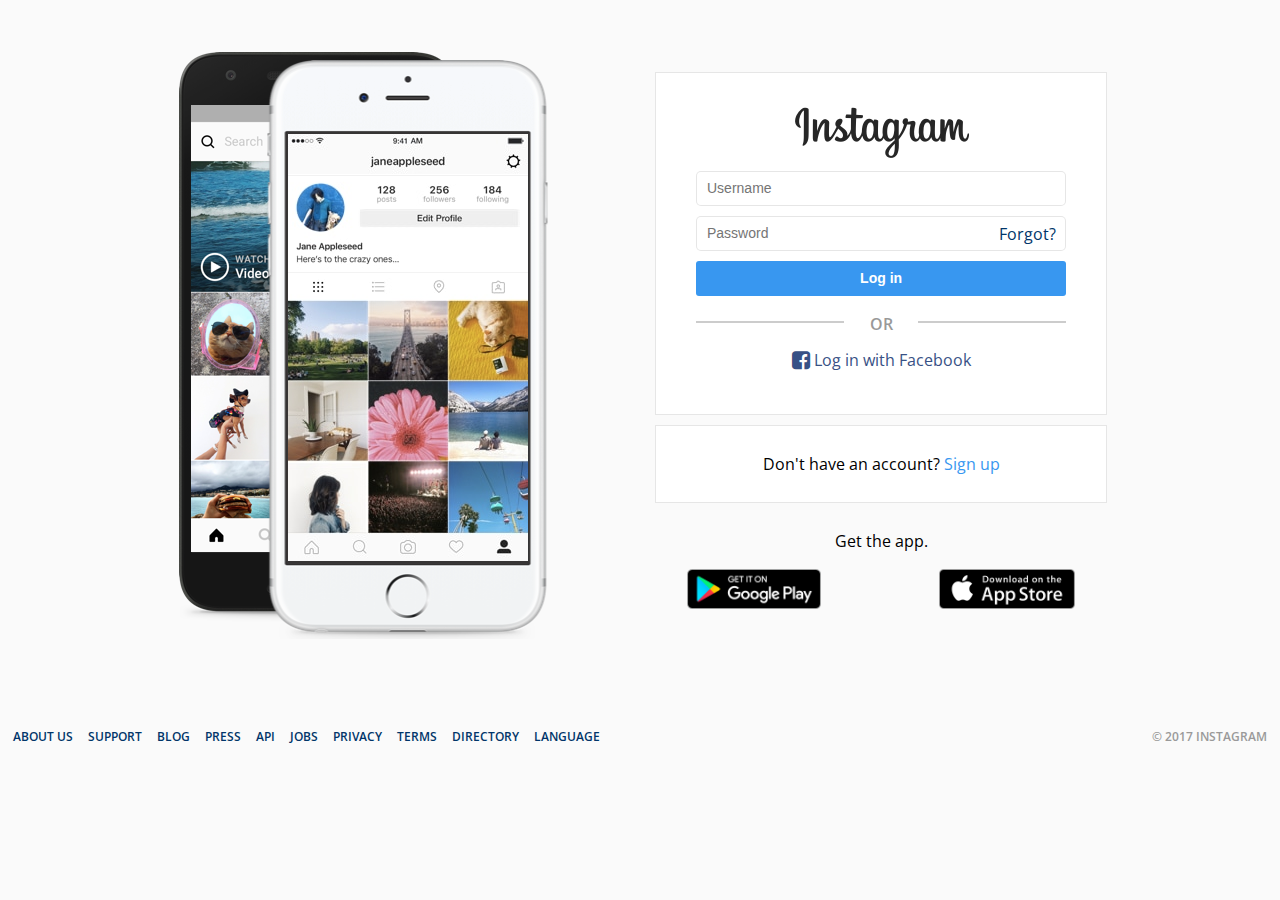
<file: index.html>
<!DOCTYPE html>
<html lang="en">
    <head>
        <meta charset="UTF-8">
        <title>Login | Instaclone</title>
        <link href="https://maxcdn.bootstrapcdn.com/font-awesome/4.7.0/css/font-awesome.min.css" rel="stylesheet">
        <link rel="shortcut icon" href="images/favicon.ico" type="image/x-icon">
        <link rel="stylesheet" href="css/style.css">
        <meta name="viewport" content="width=device-width, user-scalable=no, initial-scale=1.0, maximum-scale=1.0, minimum-scale=1.0">
    </head>
    <body class="no-padding">
        <main class="login">
            <div class="login__column">
                <img 
                    src="images/phone.png"
                    alt="Phone Image"
                    title="Phone Image"
                    class="login__phone-image"
                />                
            </div>
            <section class="login__column">
                <div class="login__section login__sign-in">
                    <img 
                        src="images/logo.png"
                        alt="Logo"
                        title="Logo"
                        class="login__logo"
                    />
                    <!-- x   -->
                    <form method="GET" action="feed.html" class="login__form">
                        <div class="login__input-container">
                            <input 
                                type="text"
                                name="username"
                                placeholder="Username"
                                required
                                class="login__input"
                            />
                        </div>
                        <div class="login__input-container">
                            <input 
                                type="password"
                                name="password"
                                placeholder="Password"
                                required
                                class="login__input" 
                            />
                            <a href="#" class="login__form-link">Forgot?</a>
                        </div>
                        <div class="login__input-container">
                            <input
                                type="submit"
                                value="Log in"
                                class="login__input login__input--btn"
                            />
                        </div>
                    </form>
                    <span class="login__divider">or</span>
                    <a class="login__fb-link" href="#">
                        <i class="fa fa-facebook-square fa-lg" aria-hidden="true"></i> Log in with Facebook
                    </a>
                </div>
                <div class="login__section login__sign-up">
                    <span class="login__text">
                        Don't have an account? 
                        <a href="#" class="login__link">
                            Sign up
                        </a>
                    </span>
                </div>
                <div class="login__section login__section--transparent login__app">
                    <span class="login__text">
                        Get the app.
                    </span>
                    <div class="login__appstores">
                        <img 
                            src="images/ios.png"
                            alt="iOS"
                            title="Get the app!"
                            class="login__appstore" 
                        />
                        <img 
                            src="images/android.png"
                            alt="Android"
                            title="Get the app!"
                            class="login__appstore" 
                        />
                    </div>
                </div>
            </section>
        </main>
        <footer class="footer">
            <nav class="footer__nav">
                <ul class="footer__list">
                    <li class="footer__list-item"><a href="#" class="footer__link">about us</a></li>
                    <li class="footer__list-item"><a href="#" class="footer__link">support</a></li>
                    <li class="footer__list-item"><a href="#" class="footer__link">blog</a></li>
                    <li class="footer__list-item"><a href="#" class="footer__link">press</a></li>
                    <li class="footer__list-item"><a href="#" class="footer__link">api</a></li>
                    <li class="footer__list-item"><a href="#" class="footer__link">jobs</a></li>
                    <li class="footer__list-item"><a href="#" class="footer__link">privacy</a></li>
                    <li class="footer__list-item"><a href="#" class="footer__link">terms</a></li>
                    <li class="footer__list-item"><a href="#" class="footer__link">directory</a></li>
                    <li class="footer__list-item"><a href="#" class="footer__link">language</a></li>
                </ul>
            </nav>
            <span class="footer__copyright">© 2017 instagram</span>
        </footer>
        <script
  src="http://code.jquery.com/jquery-3.2.1.min.js"
  integrity="sha256-hwg4gsxgFZhOsEEamdOYGBf13FyQuiTwlAQgxVSNgt4="
  crossorigin="anonymous"></script>
        <script src="js/app.js"></script>
    </body>
</html>
</file>
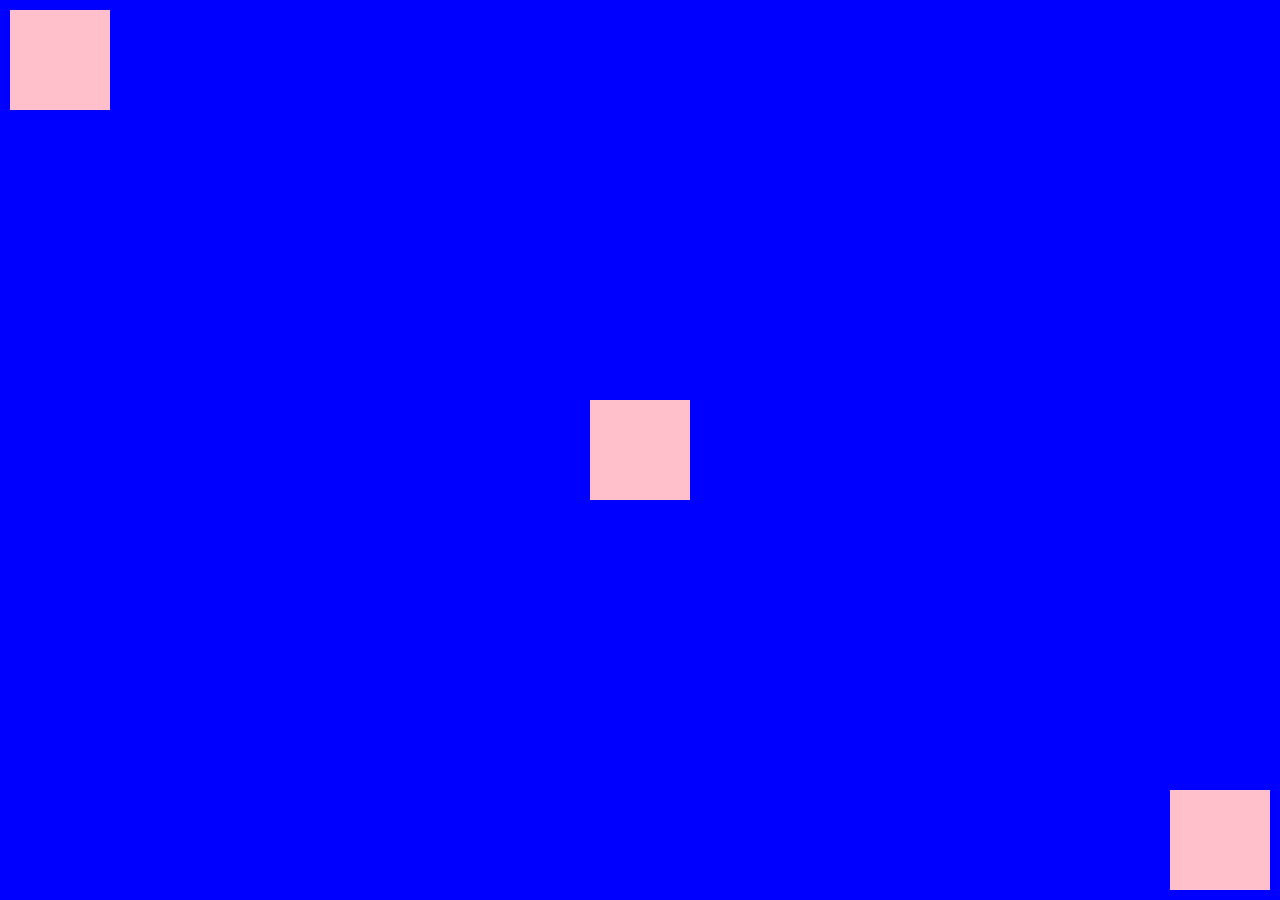
<file: box-model.html>
<!DOCTYPE html>
<html lang="en">
<head>
	<meta charset="UTF-8">
	<title>Document</title>
	<style>
	html{
		height:100%;
	}
		body{
			height:100%;
			margin:0;
			background:red;
		}
			.parent{
				display:flex;
				height: 100%;
				background-color: blue;
				box-sizing:border-box;
				justify-content:space-between;
				align-items:center;
				padding: 10px;
		}
			.child{
			background-color:pink;
			display: inline-block;
			width:100px;
			height:100px;
			
		}
		#first{
			align-self: flex-start;
		}
		#second{
			align-self: centers;
		}
		#three{
			align-self: flex-end;
		}

	</style>
		
</head>
<body>
	<div class="parent">
		<div class="child" id="first"></div>
		<div class="child" id="second"></div>
		<div class="child" id="three"></div>
	</div>
</body>
</html>
</file>
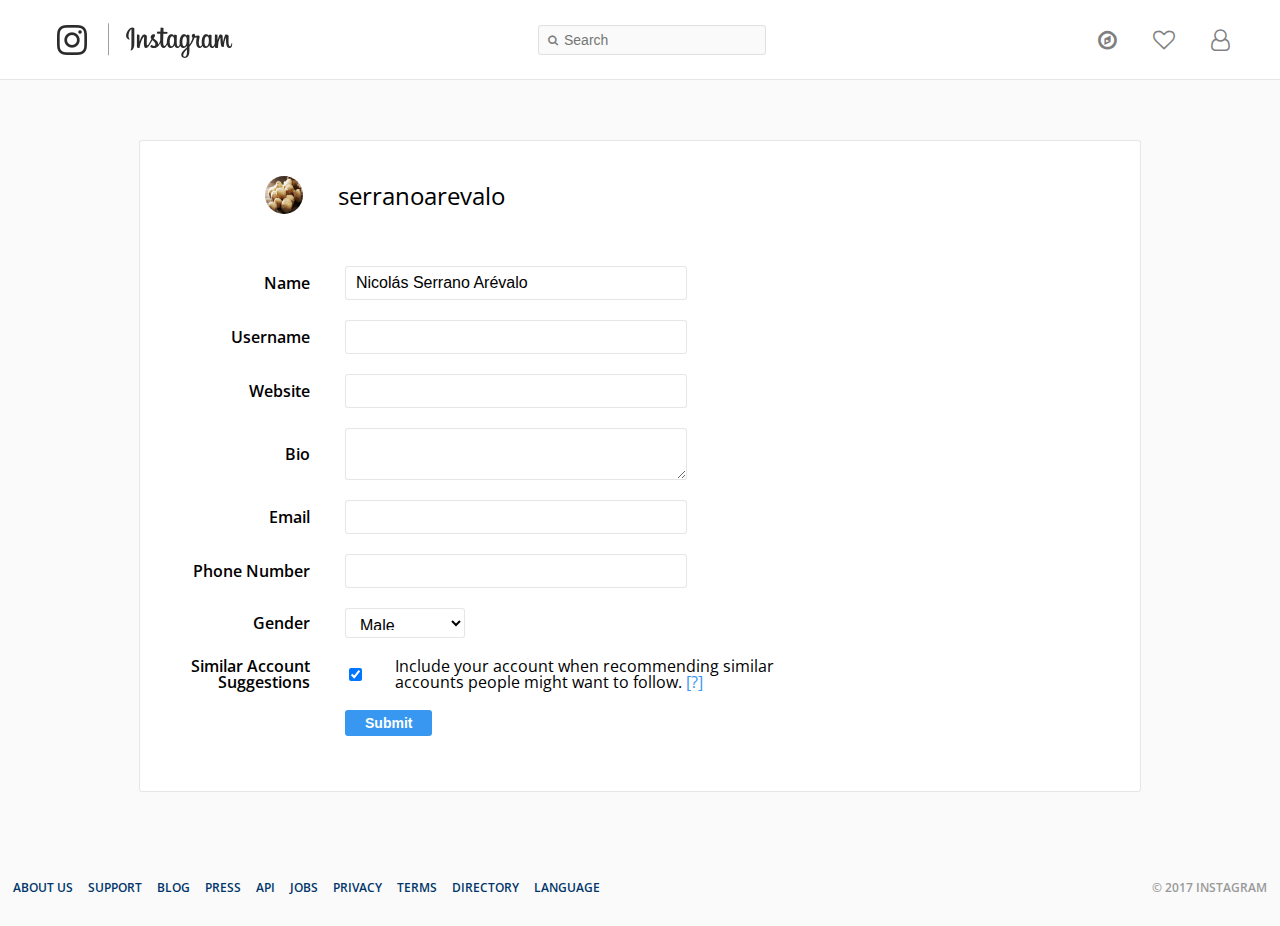
<file: edit-profile.html>
<!DOCTYPE html>
<html lang="en">
    <head>
        <meta charset="UTF-8">
        <title>Edit Profile | Instaclone</title>
        <link href="https://maxcdn.bootstrapcdn.com/font-awesome/4.7.0/css/font-awesome.min.css" rel="stylesheet">
        <link rel="shortcut icon" href="images/favicon.ico" type="image/x-icon">
        <link rel="stylesheet" href="css/style.css">
        <meta name="viewport" content="width=device-width, user-scalable=no, initial-scale=1.0, maximum-scale=1.0, minimum-scale=1.0">
    </head>
    <body>
        <nav class="navigation">
            <a href="feed.html">
                <img 
                    src="images/navLogo.png"
                    alt="logo"
                    title="logo"
                    class="navigation__logo"
                />
            </a>
            <div class="navigation__search-container">
                <i class="fa fa-search"></i>
                <input type="text" placeholder="Search">
            </div>
            <div class="navigation__icons">
                <a href="explore.html" class="navigation__link">
                    <i class="fa fa-compass"></i>
                </a>
                <a href="#" class="navigation__link">
                    <i class="fa fa-heart-o"></i>
                </a>
                <a href="profile.html" class="navigation__link">
                    <i class="fa fa-user-o"></i>
                </a>
            </div>
        </nav>
        <main class="edit-profile">
            <section class="profile-form">
                <header class="profile-form__header">
                    <div class="profile-form__avatar-container">
                        <img 
                            src="images/avatar.jpg"
                            class="profile-form__avatar"
                        />
                    </div>
                    <h4 class="profile-form__title">serranoarevalo</h4>
                </header>
                <form action="#" class="edit-profile__form">
                    <div class="edit-profile__form-row">
                        <label for="name" class="edit-profile__label">Name
                        </label>
                        <input 
                            id="name"
                            type="text"
                            value="Nicolás Serrano Arévalo"
                            class="edit-profile__input"
                        />
                    </div>
                    <div class="edit-profile__form-row">
                        <label for="username" class="edit-profile__label">
                            Username
                        </label>
                        <input 
                            type="text"
                            id="username"
                            class="edit-profile__input"
                        />
                    </div>
                    <div class="edit-profile__form-row">
                        <label for="website" class="edit-profile__label">
                            Website
                        </label>
                        <input
                            type="url"
                            id="website"
                            class="edit-profile__input"
                        />
                    </div>
                    <div class="edit-profile__form-row">
                        <label for="bio" class="edit-profile__label">
                            Bio
                        </label>
                        <textarea id="bio" class="edit-profile__textarea"></textarea>
                    </div>
                    <div class="edit-profile__form-row">
                        <label for="email" class="edit-profile__label">
                            Email
                        </label>
                        <input 
                            type="email"
                            class="edit-profile__input"
                            id="email"
                        />
                    </div>
                    <div class="edit-profile__form-row">
                        <label for="phone-number" class="edit-profile__label">
                            Phone Number
                        </label>
                        <input 
                            type="text"
                            class="edit-profile__input"
                            id="phone-number"
                        />
                    </div>
                    <div class="edit-profile__form-row">
                        <label for="gender" class="edit-profile__label">Gender</label>
                        <select id="gender">
                            <option value="male">Male</option>
                            <option value="female">Female</option>
                            <option value="whatever">Whatever</option>
                        </select>
                    </div>
                    <div class="edit-profile__form-row">
                        <span class="edit-profile__label">Similar Account Suggestions</span>
                        <input type="checkbox" id="similar" checked>
                        <label for="similar">Include your account when recommending similar accounts people might want to follow. <a href="#">[?]</a></label>
                    </div>
                    <div class="edit-profile__form-row">
                        <label class="edit-profile__label"></label>
                        <input type="submit" value="Submit">
                    </div>
                </form>
            </section>
        </main>
        <footer class="footer">
            <nav class="footer__nav">
                <ul class="footer__list">
                    <li class="footer__list-item"><a href="#" class="footer__link">about us</a></li>
                    <li class="footer__list-item"><a href="#" class="footer__link">support</a></li>
                    <li class="footer__list-item"><a href="#" class="footer__link">blog</a></li>
                    <li class="footer__list-item"><a href="#" class="footer__link">press</a></li>
                    <li class="footer__list-item"><a href="#" class="footer__link">api</a></li>
                    <li class="footer__list-item"><a href="#" class="footer__link">jobs</a></li>
                    <li class="footer__list-item"><a href="#" class="footer__link">privacy</a></li>
                    <li class="footer__list-item"><a href="#" class="footer__link">terms</a></li>
                    <li class="footer__list-item"><a href="#" class="footer__link">directory</a></li>
                    <li class="footer__list-item"><a href="#" class="footer__link">language</a></li>
                </ul>
            </nav>
            <span class="footer__copyright">© 2017 instagram</span>
        </footer>
        <script
  src="http://code.jquery.com/jquery-3.2.1.min.js"
  integrity="sha256-hwg4gsxgFZhOsEEamdOYGBf13FyQuiTwlAQgxVSNgt4="
  crossorigin="anonymous"></script>
        <script src="js/app.js"></script>
    </body>
</html>
</file>
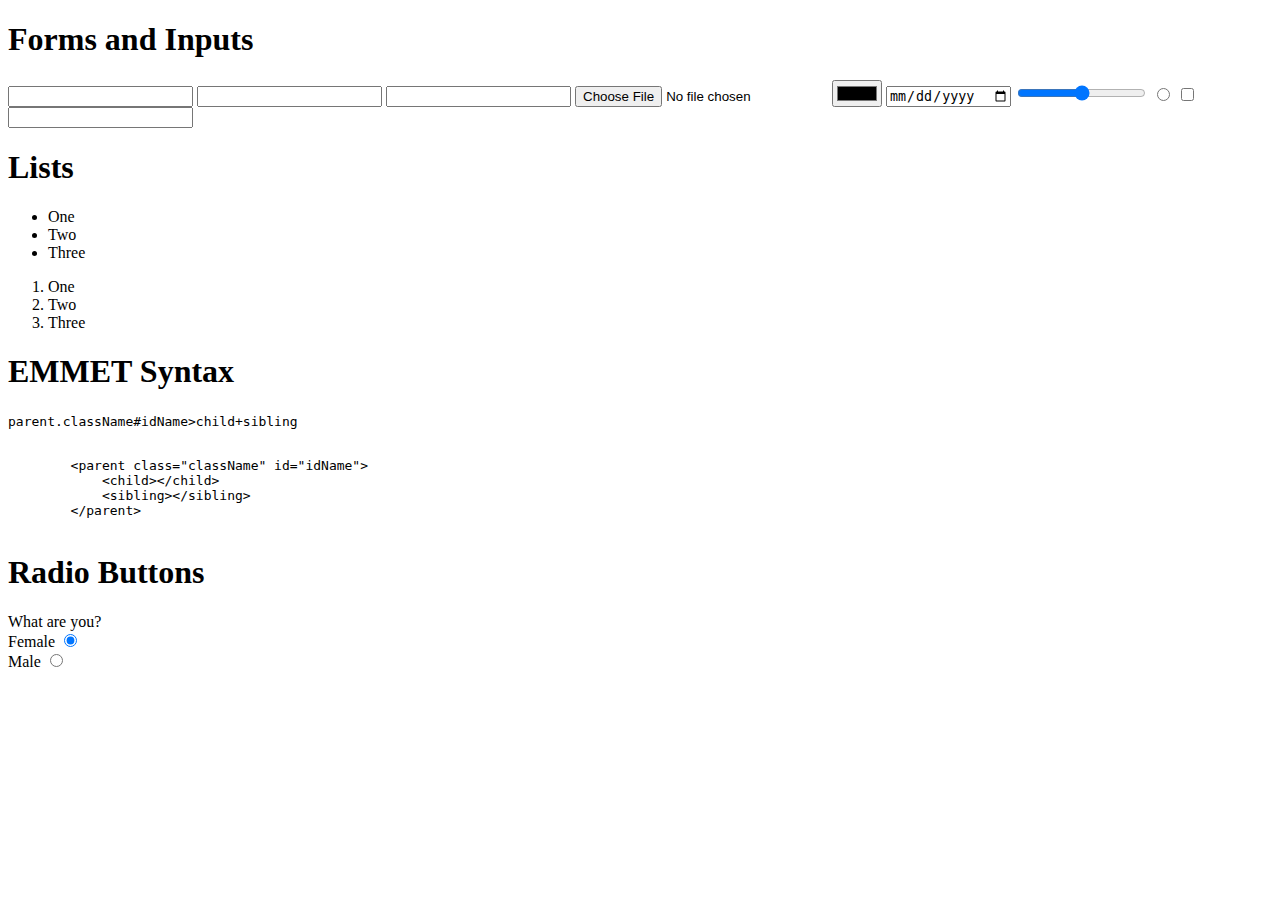
<file: examples.html>
<!DOCTYPE html>
<html lang="en">
<head>
    <meta charset="UTF-8">
    <title>Examples</title>
</head>
<body>
    <h1>Forms and Inputs</h1>
    <form>
        <input type="text">
        <input type="email">
        <input type="password">
        <input type="file" accept="image/*">
        <input type="color">
        <input type="date">
        <input type="range">
        <input type="radio">
        <input type="checkbox">
        <input type="number">
    </form>
    <h1>Lists</h1>
    <ul>
        <li>One</li>
        <li>Two</li>
        <li>Three</li>
    </ul>
    <ol>
        <li>One</li>
        <li>Two</li>
        <li>Three</li>
    </ol>
    <h1>EMMET Syntax</h1>
    <code>parent.className#idName>child+sibling</code>
    <xmp>
        <parent class="className" id="idName">
            <child></child>
            <sibling></sibling>
        </parent>
    </xmp>
    <h1>Radio Buttons</h1>
    <span>What are you?</span>
    <br />
    <label for="female">Female</label>
    <input id="female" type="radio" value="female" name="gender" checked>
    <br>
    <label for="male">Male</label>
    <input id="male"type="radio" value="male" name="gender">
</body>
</html>
</file>
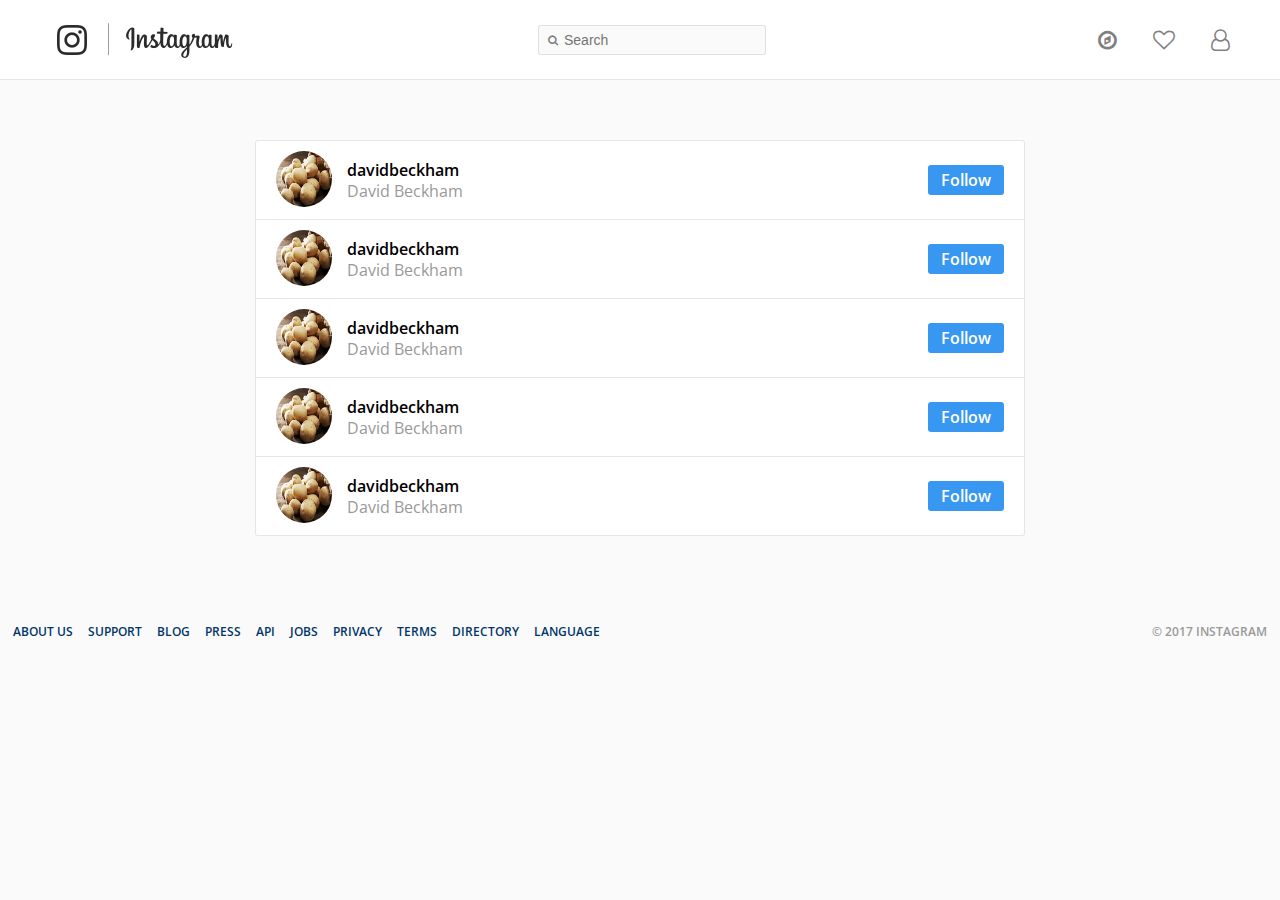
<file: explore.html>
<!DOCTYPE html>
<html lang="en">
    <head>
        <meta charset="UTF-8">
        <title>Explore | Instaclone</title>
        <link href="https://maxcdn.bootstrapcdn.com/font-awesome/4.7.0/css/font-awesome.min.css" rel="stylesheet">
        <link rel="shortcut icon" href="images/favicon.ico" type="image/x-icon">
        <link rel="stylesheet" href="css/style.css">
        <meta name="viewport" content="width=device-width, user-scalable=no, initial-scale=1.0, maximum-scale=1.0, minimum-scale=1.0">
    </head>
    <body>
        <nav class="navigation">
            <a href="feed.html">
                <img 
                    src="images/navLogo.png"
                    alt="logo"
                    title="logo"
                    class="navigation__logo"
                />
            </a>
            <div class="navigation__search-container">
                <i class="fa fa-search"></i>
                <input type="text" placeholder="Search">
            </div>
            <div class="navigation__icons">
                <a href="explore.html" class="navigation__link">
                    <i class="fa fa-compass"></i>
                </a>
                <a href="#" class="navigation__link">
                    <i class="fa fa-heart-o"></i>
                </a>
                <a href="profile.html" class="navigation__link">
                    <i class="fa fa-user-o"></i>
                </a>
            </div>
        </nav>
        <main class="explore">
            <section class="people">
                <ul class="people__list">
                    <li class="people__person">
                        <div class="people__column">
                            <div class="people__avatar-container">
                                <img 
                                    src="images/avatar.jpg"
                                    class="people__avatar"
                                />
                            </div>
                            <div class="people__info">
                                <span class="people__username">davidbeckham</span>
                                <span class="people__full-name">David Beckham</span>
                            </div>
                        </div>
                        <div class="people__column">
                            <a href="#">Follow</a>
                        </div>
                    </li>
                                        <li class="people__person">
                        <div class="people__column">
                            <div class="people__avatar-container">
                                <img 
                                    src="images/avatar.jpg"
                                    class="people__avatar"
                                />
                            </div>
                            <div class="people__info">
                                <span class="people__username">davidbeckham</span>
                                <span class="people__full-name">David Beckham</span>
                            </div>
                        </div>
                        <div class="people__column">
                            <a href="#">Follow</a>
                        </div>
                    </li>
                                        <li class="people__person">
                        <div class="people__column">
                            <div class="people__avatar-container">
                                <img 
                                    src="images/avatar.jpg"
                                    class="people__avatar"
                                />
                            </div>
                            <div class="people__info">
                                <span class="people__username">davidbeckham</span>
                                <span class="people__full-name">David Beckham</span>
                            </div>
                        </div>
                        <div class="people__column">
                            <a href="#">Follow</a>
                        </div>
                    </li>
                                        <li class="people__person">
                        <div class="people__column">
                            <div class="people__avatar-container">
                                <img 
                                    src="images/avatar.jpg"
                                    class="people__avatar"
                                />
                            </div>
                            <div class="people__info">
                                <span class="people__username">davidbeckham</span>
                                <span class="people__full-name">David Beckham</span>
                            </div>
                        </div>
                        <div class="people__column">
                            <a href="#">Follow</a>
                        </div>
                    </li>
                                        <li class="people__person">
                        <div class="people__column">
                            <div class="people__avatar-container">
                                <img 
                                    src="images/avatar.jpg"
                                    class="people__avatar"
                                />
                            </div>
                            <div class="people__info">
                                <span class="people__username">davidbeckham</span>
                                <span class="people__full-name">David Beckham</span>
                            </div>
                        </div>
                        <div class="people__column">
                            <a href="#">Follow</a>
                        </div>
                    </li>
                </ul>
            </section>
        </main>
        <footer class="footer">
            <nav class="footer__nav">
                <ul class="footer__list">
                    <li class="footer__list-item"><a href="#" class="footer__link">about us</a></li>
                    <li class="footer__list-item"><a href="#" class="footer__link">support</a></li>
                    <li class="footer__list-item"><a href="#" class="footer__link">blog</a></li>
                    <li class="footer__list-item"><a href="#" class="footer__link">press</a></li>
                    <li class="footer__list-item"><a href="#" class="footer__link">api</a></li>
                    <li class="footer__list-item"><a href="#" class="footer__link">jobs</a></li>
                    <li class="footer__list-item"><a href="#" class="footer__link">privacy</a></li>
                    <li class="footer__list-item"><a href="#" class="footer__link">terms</a></li>
                    <li class="footer__list-item"><a href="#" class="footer__link">directory</a></li>
                    <li class="footer__list-item"><a href="#" class="footer__link">language</a></li>
                </ul>
            </nav>
            <span class="footer__copyright">© 2017 instagram</span>
        </footer>
        <script
  src="http://code.jquery.com/jquery-3.2.1.min.js"
  integrity="sha256-hwg4gsxgFZhOsEEamdOYGBf13FyQuiTwlAQgxVSNgt4="
  crossorigin="anonymous"></script>
        <script src="js/app.js"></script>
    </body>
</html>
</file>
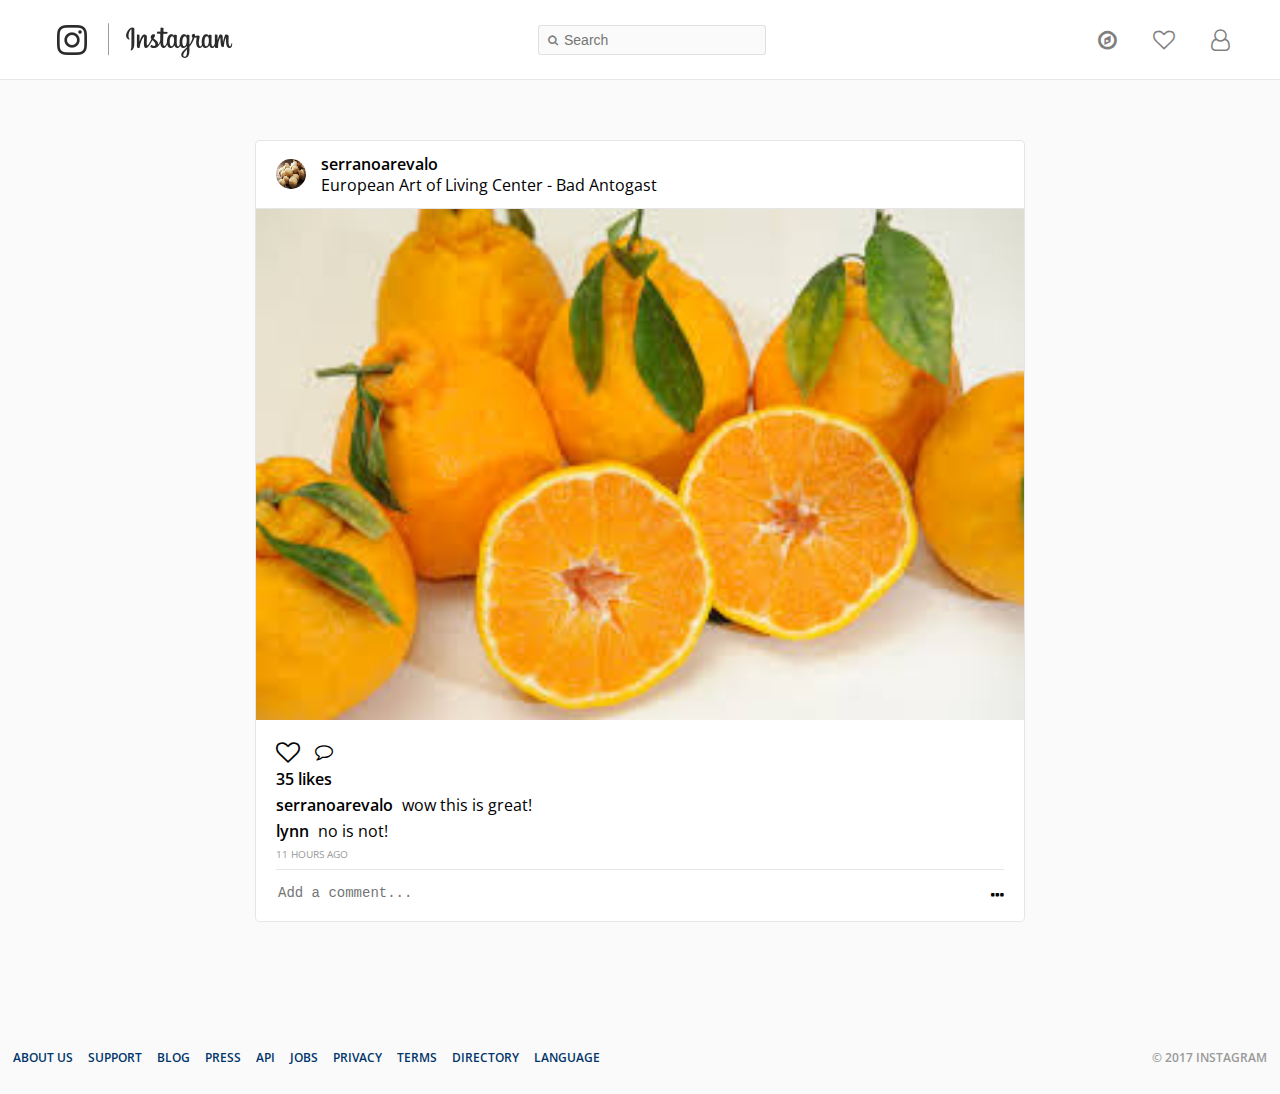
<file: feed.html>
<!DOCTYPE html>
<html lang="en">
    <head>
        <meta charset="UTF-8">
        <title>Feed | Instaclone</title>
        <link href="https://maxcdn.bootstrapcdn.com/font-awesome/4.7.0/css/font-awesome.min.css" rel="stylesheet">
        <link rel="shortcut icon" href="images/favicon.ico" type="image/x-icon">
        <link rel="stylesheet" href="css/style.css">
        <!-- meta:vp -->
        <meta name="viewport" content="width=device-width, user-scalable=no, initial-scale=1.0, maximum-scale=1.0, minimum-scale=1.0">
    </head>
    <body>
        <nav class="navigation">
            <a href="feed.html">
                <img 
                    src="images/navLogo.png"
                    alt="logo"
                    title="logo"
                    class="navigation__logo"
                />
            </a>
            <div class="navigation__search-container">
                <i class="fa fa-search"></i>
                <input type="text" placeholder="Search">
            </div>
            <div class="navigation__icons">
                <a href="explore.html" class="navigation__link">
                    <i class="fa fa-compass"></i>
                </a>
                <a href="#" class="navigation__link">
                    <i class="fa fa-heart-o"></i>
                </a>
                <a href="profile.html" class="navigation__link">
                    <i class="fa fa-user-o"></i>
                </a>
            </div>
        </nav>
        <main class="feed">
            <section class="photo">
                <header class="photo__header">
                    <div class="photo__header-column">
                        <img
                            class="photo__avatar"
                            src="images/avatar.jpg"
                        />
                    </div>
                    <div class="photo__header-column">
                        <span class="photo__username">serranoarevalo</span>
                        <span class="photo__location">European Art of Living Center - Bad Antogast</span>
                    </div>
                </header>
                <div class="photo__file-container">
                    <img
                        class="photo__file"
                        src="images/feedPhoto.jpg"
                    />
                </div>
                <div class="photo__info">
                    <div class="photo__icons">
                        <span class="photo__icon">
                            <i class="fa fa-heart-o heart fa-lg"></i>
                        </span>
                        <span class="photo__icon">
                            <i class="fa fa-comment-o sfa-lg"></i>
                        </span>
                    </div>
                    <span class="photo__likes">35 likes</span>
                    <ul class="photo__comments">
                        <li class="photo__comment">
                            <span class="photo__comment-author">serranoarevalo</span> wow this is great!
                        </li>
                        <li class="photo__comment">
                            <span class="photo__comment-author">lynn</span> no is not!
                        </li>
                    </ul>
                    <span class="photo__time-ago">11 hours ago</span>
                    <div class="photo__add-comment-container">
                        <textarea placeholder="Add a comment..." class="photo__add-comment"></textarea>
                        <i class="fa fa-ellipsis-h"></i>
                    </div>
                </div>
            </section>
        </main>
        <footer class="footer">
            <nav class="footer__nav">
                <ul class="footer__list">
                    <li class="footer__list-item"><a href="#" class="footer__link">about us</a></li>
                    <li class="footer__list-item"><a href="#" class="footer__link">support</a></li>
                    <li class="footer__list-item"><a href="#" class="footer__link">blog</a></li>
                    <li class="footer__list-item"><a href="#" class="footer__link">press</a></li>
                    <li class="footer__list-item"><a href="#" class="footer__link">api</a></li>
                    <li class="footer__list-item"><a href="#" class="footer__link">jobs</a></li>
                    <li class="footer__list-item"><a href="#" class="footer__link">privacy</a></li>
                    <li class="footer__list-item"><a href="#" class="footer__link">terms</a></li>
                    <li class="footer__list-item"><a href="#" class="footer__link">directory</a></li>
                    <li class="footer__list-item"><a href="#" class="footer__link">language</a></li>
                </ul>
            </nav>
            <span class="footer__copyright">© 2017 instagram</span>
        </footer>
        <script
  src="http://code.jquery.com/jquery-3.2.1.min.js"
  integrity="sha256-hwg4gsxgFZhOsEEamdOYGBf13FyQuiTwlAQgxVSNgt4="
  crossorigin="anonymous"></script>
        <script src="js/app.js"></script>
    </body>
</html>
</file>
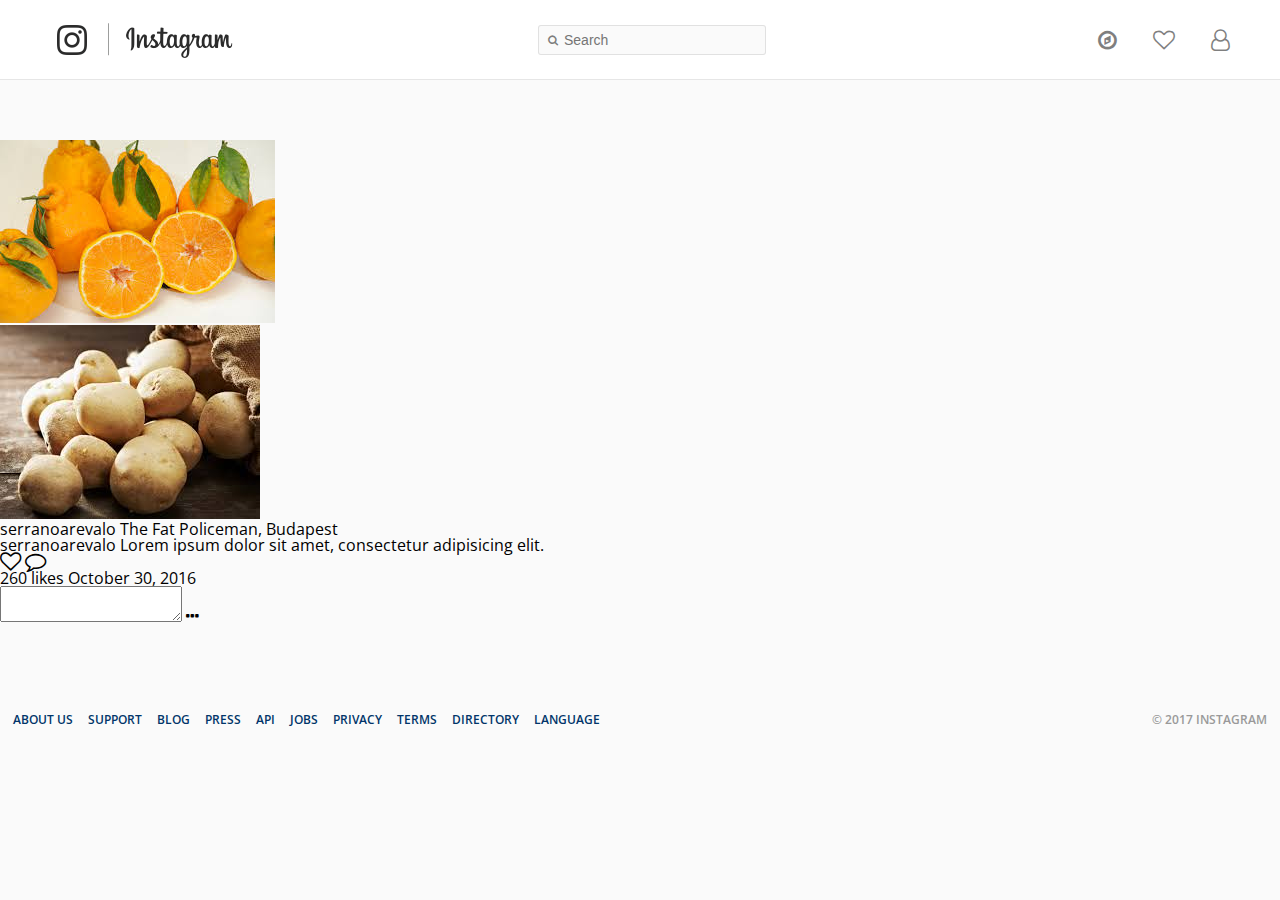
<file: image-detail.html>
<!DOCTYPE html>
<html lang="en">
    <head>
        <meta charset="UTF-8">
        <title>Image Detail | Instaclone</title>
        <link href="https://maxcdn.bootstrapcdn.com/font-awesome/4.7.0/css/font-awesome.min.css" rel="stylesheet">
        <link rel="shortcut icon" href="images/favicon.ico" type="image/x-icon">
        <link rel="stylesheet" href="css/style.css">
        <meta name="viewport" content="width=device-width, user-scalable=no, initial-scale=1.0, maximum-scale=1.0, minimum-scale=1.0">
    </head>
    <body>
        <nav class="navigation">
            <a href="feed.html">
                <img 
                    src="images/navLogo.png"
                    alt="logo"
                    title="logo"
                    class="navigation__logo"
                />
            </a>
            <div class="navigation__search-container">
                <i class="fa fa-search"></i>
                <input type="text" placeholder="Search">
            </div>
            <div class="navigation__icons">
                <a href="explore.html" class="navigation__link">
                    <i class="fa fa-compass"></i>
                </a>
                <a href="#" class="navigation__link">
                    <i class="fa fa-heart-o"></i>
                </a>
                <a href="profile.html" class="navigation__link">
                    <i class="fa fa-user-o"></i>
                </a>
            </div>
        </nav>
        <main class="image-detail">
            <section class="image">
                <div class="image__file-container">
                    <img 
                        src="images/feedPhoto.jpg"
                        class="image__file"
                    />
                </div>
                <div class="image__info">
                    <header class="image__header">
                        <div class="image__avatar-container">
                            <img 
                                src="images/avatar.jpg"
                                class="image__avatar"
                            />
                        </div>
                        <div class="image__info">
                            <span class="image__author">serranoarevalo</span>
                            <span class="image__location">The Fat Policeman, Budapest</span>
                        </div>
                    </header>
                    <ul class="image__comments">
                        <li class="image__comment">
                            <span class="image__comment-author">serranoarevalo</span> Lorem ipsum dolor sit amet, consectetur adipisicing elit.
                        </li>
                    </ul>
                    <div class="image__actions">
                        <span class="image__action">
                            <i class="fa fa-heart-o fa-lg"></i>
                        </span>
                        <span class="image__action">
                            <i class="fa fa-comment-o fa-lg"></i>
                        </span>
                    </div>
                    <span class="image__likes">260 likes</span>
                    <span class="image__date">October 30, 2016</span>
                    <div class="image__add-comment">
                        <textarea class="image__textarea"></textarea>
                        <i class="fa fa-ellipsis-h"></i>
                    </div>
                </div>
            </section>
        </main>
        <footer class="footer">
            <nav class="footer__nav">
                <ul class="footer__list">
                    <li class="footer__list-item"><a href="#" class="footer__link">about us</a></li>
                    <li class="footer__list-item"><a href="#" class="footer__link">support</a></li>
                    <li class="footer__list-item"><a href="#" class="footer__link">blog</a></li>
                    <li class="footer__list-item"><a href="#" class="footer__link">press</a></li>
                    <li class="footer__list-item"><a href="#" class="footer__link">api</a></li>
                    <li class="footer__list-item"><a href="#" class="footer__link">jobs</a></li>
                    <li class="footer__list-item"><a href="#" class="footer__link">privacy</a></li>
                    <li class="footer__list-item"><a href="#" class="footer__link">terms</a></li>
                    <li class="footer__list-item"><a href="#" class="footer__link">directory</a></li>
                    <li class="footer__list-item"><a href="#" class="footer__link">language</a></li>
                </ul>
            </nav>
            <span class="footer__copyright">© 2017 instagram</span>
        </footer>
        <script
  src="http://code.jquery.com/jquery-3.2.1.min.js"
  integrity="sha256-hwg4gsxgFZhOsEEamdOYGBf13FyQuiTwlAQgxVSNgt4="
  crossorigin="anonymous"></script>
        <script src="js/app.js"></script>
    </body>
</html>
</file>
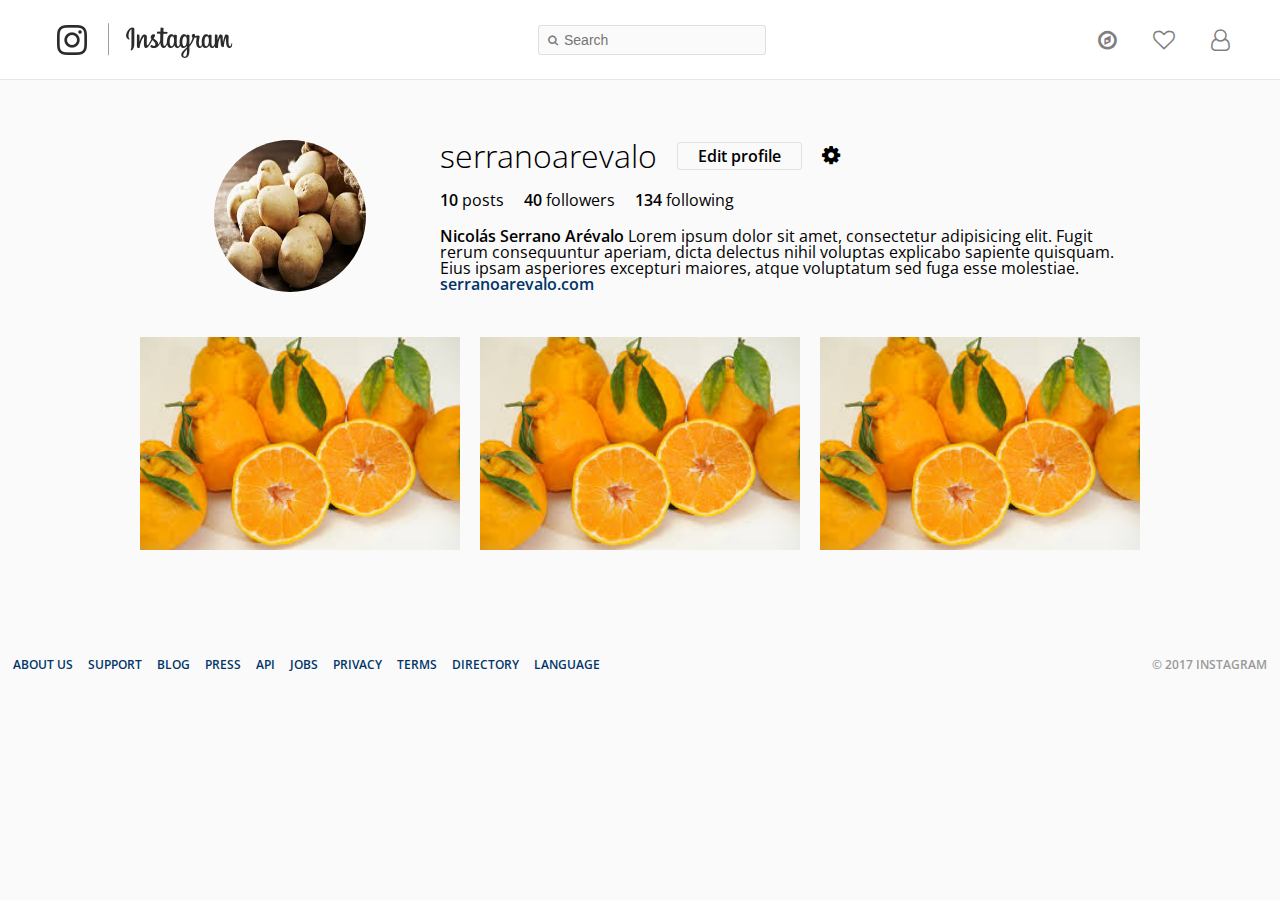
<file: profile.html>
<!DOCTYPE html>
<html lang="en">
    <head>
        <meta charset="UTF-8">
        <title>Profile | Instaclone</title>
        <link href="https://maxcdn.bootstrapcdn.com/font-awesome/4.7.0/css/font-awesome.min.css" rel="stylesheet">
        <link rel="shortcut icon" href="images/favicon.ico" type="image/x-icon">
        <link href="css/style.css" rel="stylesheet">
        <meta name="viewport" content="width=device-width, user-scalable=no, initial-scale=1.0, maximum-scale=1.0, minimum-scale=1.0">
    </head>
    <body>
        <nav class="navigation">
            <a href="feed.html">
                <img 
                    src="images/navLogo.png"
                    alt="logo"
                    title="logo"
                    class="navigation__logo"
                />
            </a>
            <div class="navigation__search-container">
                <i class="fa fa-search"></i>
                <input type="text" placeholder="Search">
            </div>
            <div class="navigation__icons">
                <a href="explore.html" class="navigation__link">
                    <i class="fa fa-compass"></i>
                </a>
                <a href="#" class="navigation__link">
                    <i class="fa fa-heart-o"></i>
                </a>
                <a href="profile.html" class="navigation__link">
                    <i class="fa fa-user-o"></i>
                </a>
            </div>
        </nav>
        <main class="profile-container">
            <section class="profile">
                <header class="profile__header">
                    <div class="profile__avatar-container">
                        <img 
                            src="images/avatar.jpg"
                            class="profile__avatar"
                        />
                    </div>
                    <div class="profile__info">
                        <div class="profile__name">
                            <h1 class="profile__title">serranoarevalo</h1>
                            <a href="edit-profile.html" class="profile__button u-fat-text">Edit profile</a>
                            <i class="fa fa-cog fa-lg" id = "cog"></i>
                        </div>
                        <ul class="profile__numbers">
                            <li class="profile__posts">
                                <span class="profile__number u-fat-text">10</span> posts
                            </li>
                            <li class="profile__followers">
                                <span class="profile__number u-fat-text">40</span> followers
                            </li>
                            <li class="profile__following">
                                <span class="profile__number u-fat-text">134</span> following
                            </li>
                        </ul>
                        <div class="profile__bio">
                            <span class="profile__full-name u-fat-text">Nicolás Serrano Arévalo</span>
                            <p class="profile__full-bio">Lorem ipsum dolor sit amet, consectetur adipisicing elit. Fugit rerum consequuntur aperiam, dicta delectus nihil voluptas explicabo sapiente quisquam. Eius ipsam asperiores excepturi maiores, atque voluptatum sed fuga esse molestiae.</p>
                            <a href="http://serranoarevalo.com" class="profile__link u-fat-text">serranoarevalo.com</a>
                        </div>
                    </div>
                </header>
                <div class="profile__pictures">
                    <a href="image-detail.html" class="profile-picture">
                        <img
                            src="images/feedPhoto.jpg"
                            class="profile-picture__picture"
                        />
                    <a href="image-detail.html" class="profile-picture">
                        <img
                            src="images/feedPhoto.jpg"
                            class="profile-picture__picture"
                        />
                    <a href="image-detail.html" class="profile-picture">
                        <img
                            src="images/feedPhoto.jpg"
                            class="profile-picture__picture"
                        />
                        <div class="profile-picture__overlay">
                            <span class="profile-picture__number">
                                <i class="fa fa-heart"></i> 450
                            </span>
                            <span class="profile-picture__number">
                                <i class="fa fa-comment"></i> 39
                            </span>
                        </div>
                    </a>
                </div>
            </section>
        </main>
        <footer class="footer">
            <nav class="footer__nav">
                <ul class="footer__list">
                    <li class="footer__list-item"><a href="#" class="footer__link">about us</a></li>
                    <li class="footer__list-item"><a href="#" class="footer__link">support</a></li>
                    <li class="footer__list-item"><a href="#" class="footer__link">blog</a></li>
                    <li class="footer__list-item"><a href="#" class="footer__link">press</a></li>
                    <li class="footer__list-item"><a href="#" class="footer__link">api</a></li>
                    <li class="footer__list-item"><a href="#" class="footer__link">jobs</a></li>
                    <li class="footer__list-item"><a href="#" class="footer__link">privacy</a></li>
                    <li class="footer__list-item"><a href="#" class="footer__link">terms</a></li>
                    <li class="footer__list-item"><a href="#" class="footer__link">directory</a></li>
                    <li class="footer__list-item"><a href="#" class="footer__link">language</a></li>
                </ul>
            </nav>
            <span class="footer__copyright">© 2017 instagram</span>
        </footer>
        <div class="popUp">
            <i class="fa fa-times fa-2x" id="closePopUp"></i>
            <div class="popUp__container">
                <div class="popUp__buttons">
                    <a href="index.html" class="popUp__button">Log Out</a>
                    <a href="#" class="popUp__button" id="cancelPopUp">Cancel</a>
                </div>
            </div>
        </div>
        <script
  src="http://code.jquery.com/jquery-3.2.1.min.js"
  integrity="sha256-hwg4gsxgFZhOsEEamdOYGBf13FyQuiTwlAQgxVSNgt4="
  crossorigin="anonymous"></script>
        <script src="js/app.js"></script>
    </body>
</html>
</file>
<file: css/style.css>
@import url('https://fonts.googleapis.com/css?family=Open+Sans:400,600');
@import 'reset.css';
@import 'global.css';
@import 'navigation.css';
@import 'footer.css';
@import 'login.css';
@import 'explore.css';
@import 'feed.css';
@import 'profile.css';
@import 'edit-profile.css';
@import 'iphone.css'
</file>
